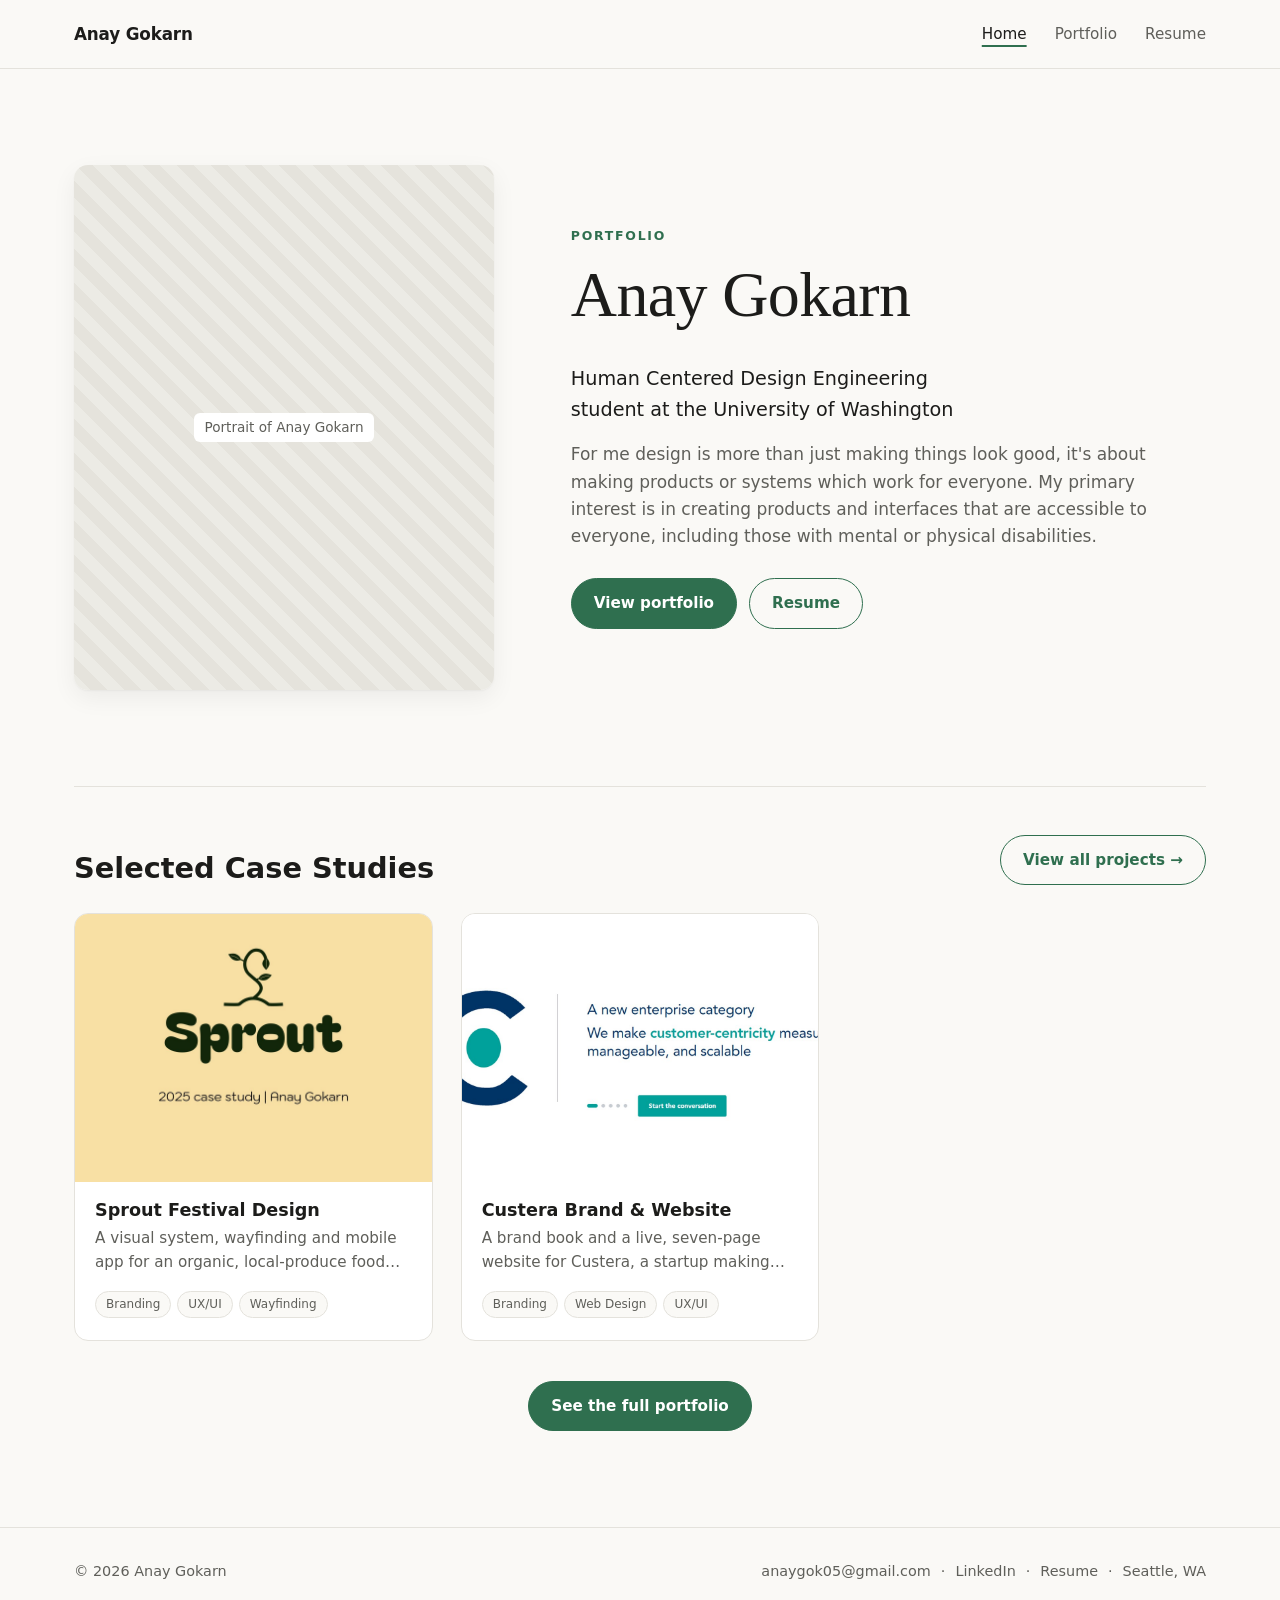
<file: index.html>
<!DOCTYPE html>
<html lang="en">
<head>
  <meta charset="UTF-8">
  <meta name="viewport" content="width=device-width, initial-scale=1.0">
  <title>Anay Gokarn — Design Portfolio</title>
  <meta name="description" content="Design portfolio of Anay Gokarn, Human Centered Design Engineering student at the University of Washington.">
  <link rel="stylesheet" href="css/styles.css">
</head>
<body data-page="home">
  <a class="skip-link" href="#main">Skip to content</a>
  <header class="site-header" id="site-header"></header>

  <main id="main">
    <section class="hero container">
      <div class="hero__photo">
        <img id="hero-photo" src="" alt="">
      </div>
      <div class="hero__text">
        <p class="eyebrow">Portfolio</p>
        <h1 id="hero-name"></h1>
        <p class="hero__tagline" id="hero-tagline"></p>
        <p class="hero__intro" id="hero-intro"></p>
        <div class="hero__actions" id="hero-actions"></div>
      </div>
    </section>

    <section class="highlights container" aria-labelledby="highlights-title">
      <div class="section-head">
        <h2 id="highlights-title"></h2>
        <a class="btn btn--ghost" href="portfolio.html">View all projects →</a>
      </div>
      <div class="card-grid" id="highlights-grid"></div>
      <div class="highlights__cta">
        <a class="btn" href="portfolio.html">See the full portfolio</a>
      </div>
    </section>
  </main>

  <footer class="site-footer" id="site-footer"></footer>

  <script src="data/site.js"></script>
  <script src="data/projects.js"></script>
  <script src="js/main.js"></script>
</body>
</html>
</file>
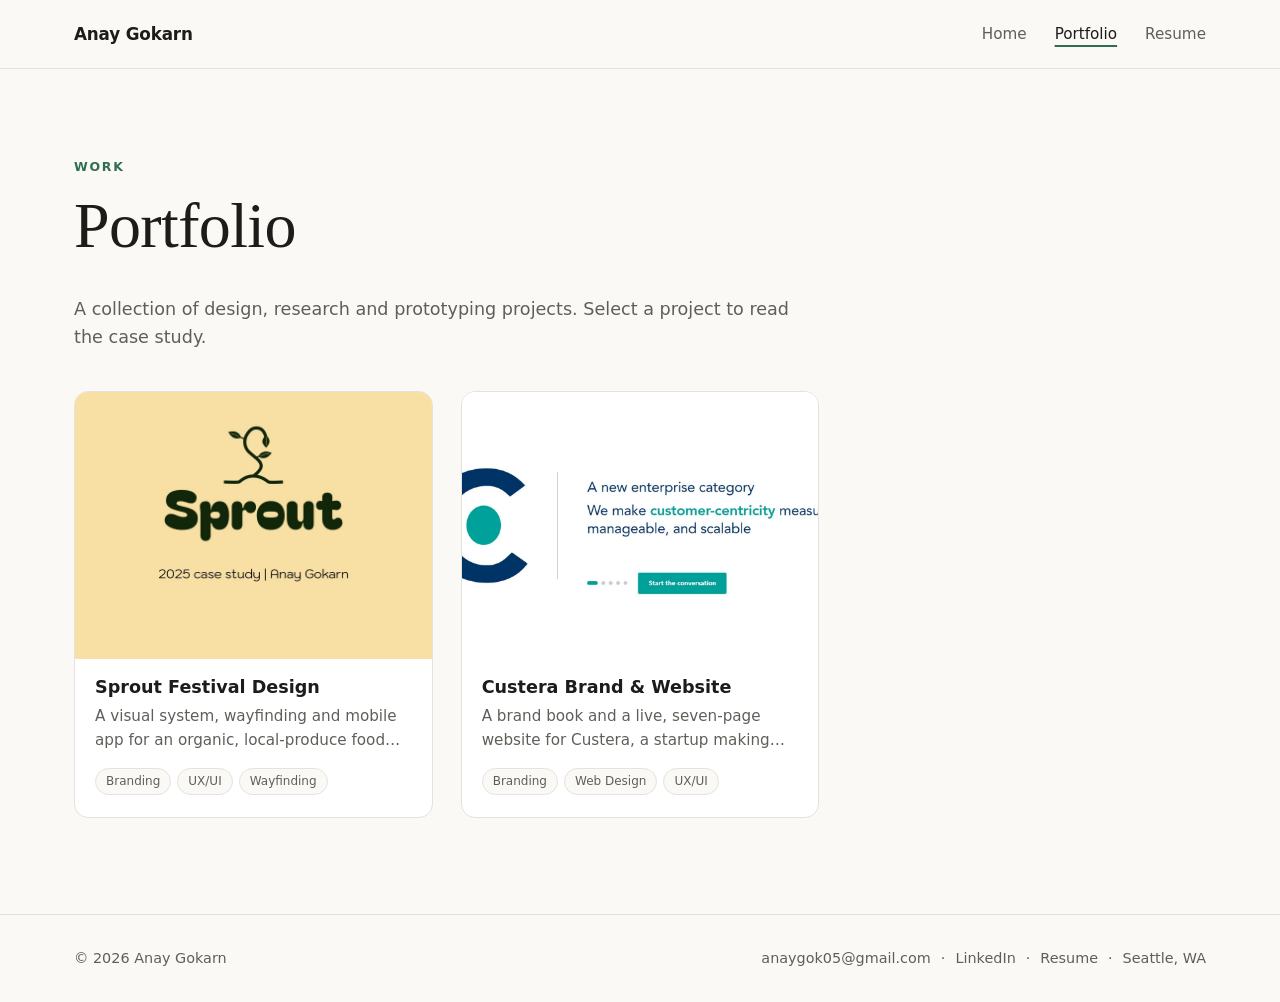
<file: portfolio.html>
<!DOCTYPE html>
<html lang="en">
<head>
  <meta charset="UTF-8">
  <meta name="viewport" content="width=device-width, initial-scale=1.0">
  <title>Portfolio — Anay Gokarn</title>
  <meta name="description" content="Case studies and projects by Anay Gokarn.">
  <link rel="stylesheet" href="css/styles.css">
</head>
<body data-page="portfolio">
  <a class="skip-link" href="#main">Skip to content</a>
  <header class="site-header" id="site-header"></header>

  <main id="main" class="container">
    <section class="page-intro">
      <p class="eyebrow">Work</p>
      <h1>Portfolio</h1>
      <p class="page-intro__lead">A collection of design, research and prototyping projects. Select a project to read the case study.</p>
    </section>

    <div class="card-grid" id="portfolio-grid"></div>
  </main>

  <footer class="site-footer" id="site-footer"></footer>

  <script src="data/site.js"></script>
  <script src="data/projects.js"></script>
  <script src="js/main.js"></script>
</body>
</html>
</file>
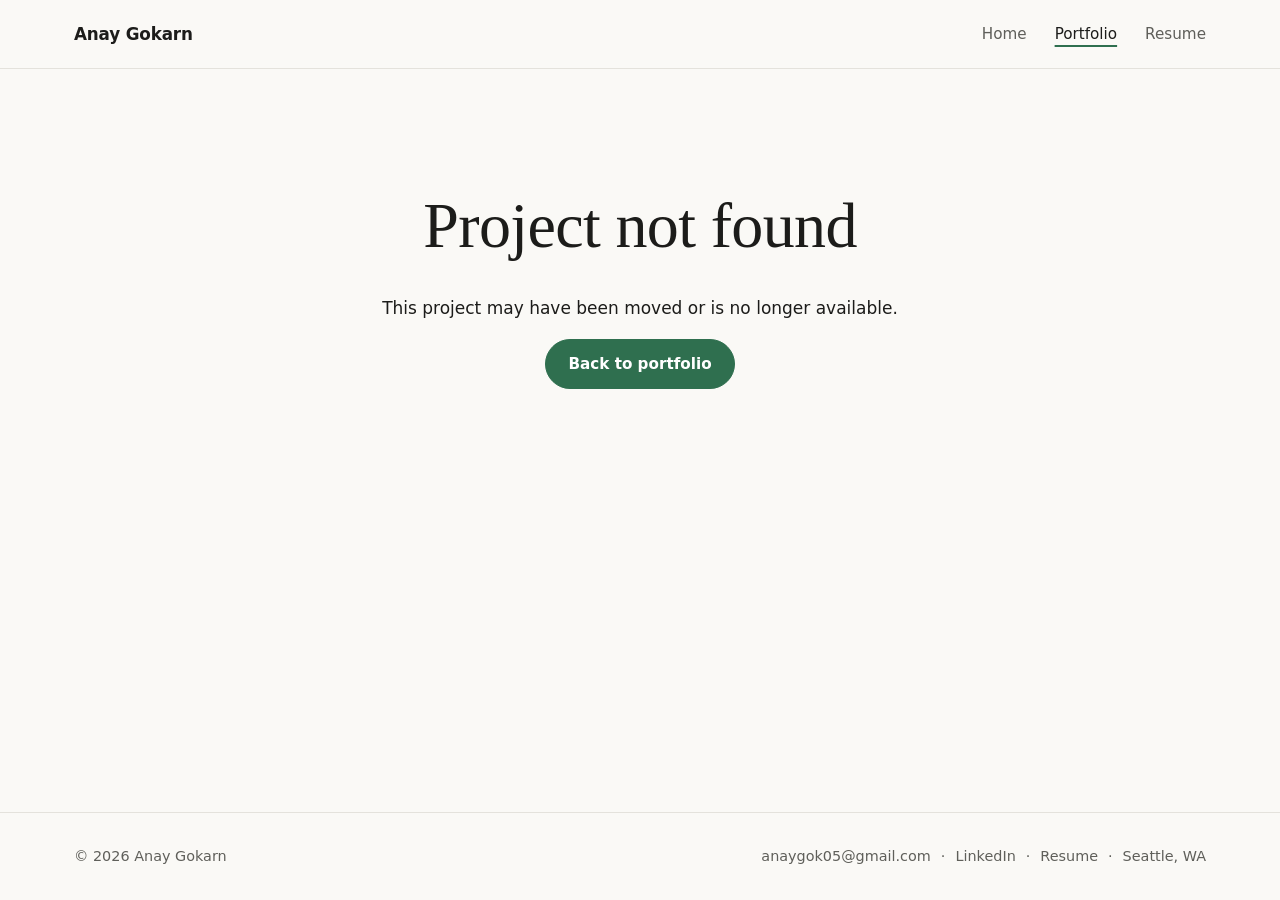
<file: project.html>
<!DOCTYPE html>
<html lang="en">
<head>
  <meta charset="UTF-8">
  <meta name="viewport" content="width=device-width, initial-scale=1.0">
  <title>Case Study — Anay Gokarn</title>
  <link rel="stylesheet" href="css/styles.css">
</head>
<body data-page="project">
  <a class="skip-link" href="#main">Skip to content</a>
  <header class="site-header" id="site-header"></header>

  <!-- Content is generated from data/projects.js using the ?p=<slug> in the URL -->
  <main id="main">
    <article class="case-study" id="case-study"></article>
  </main>

  <footer class="site-footer" id="site-footer"></footer>

  <script src="data/site.js"></script>
  <script src="data/projects.js"></script>
  <script src="js/main.js"></script>
</body>
</html>
</file>
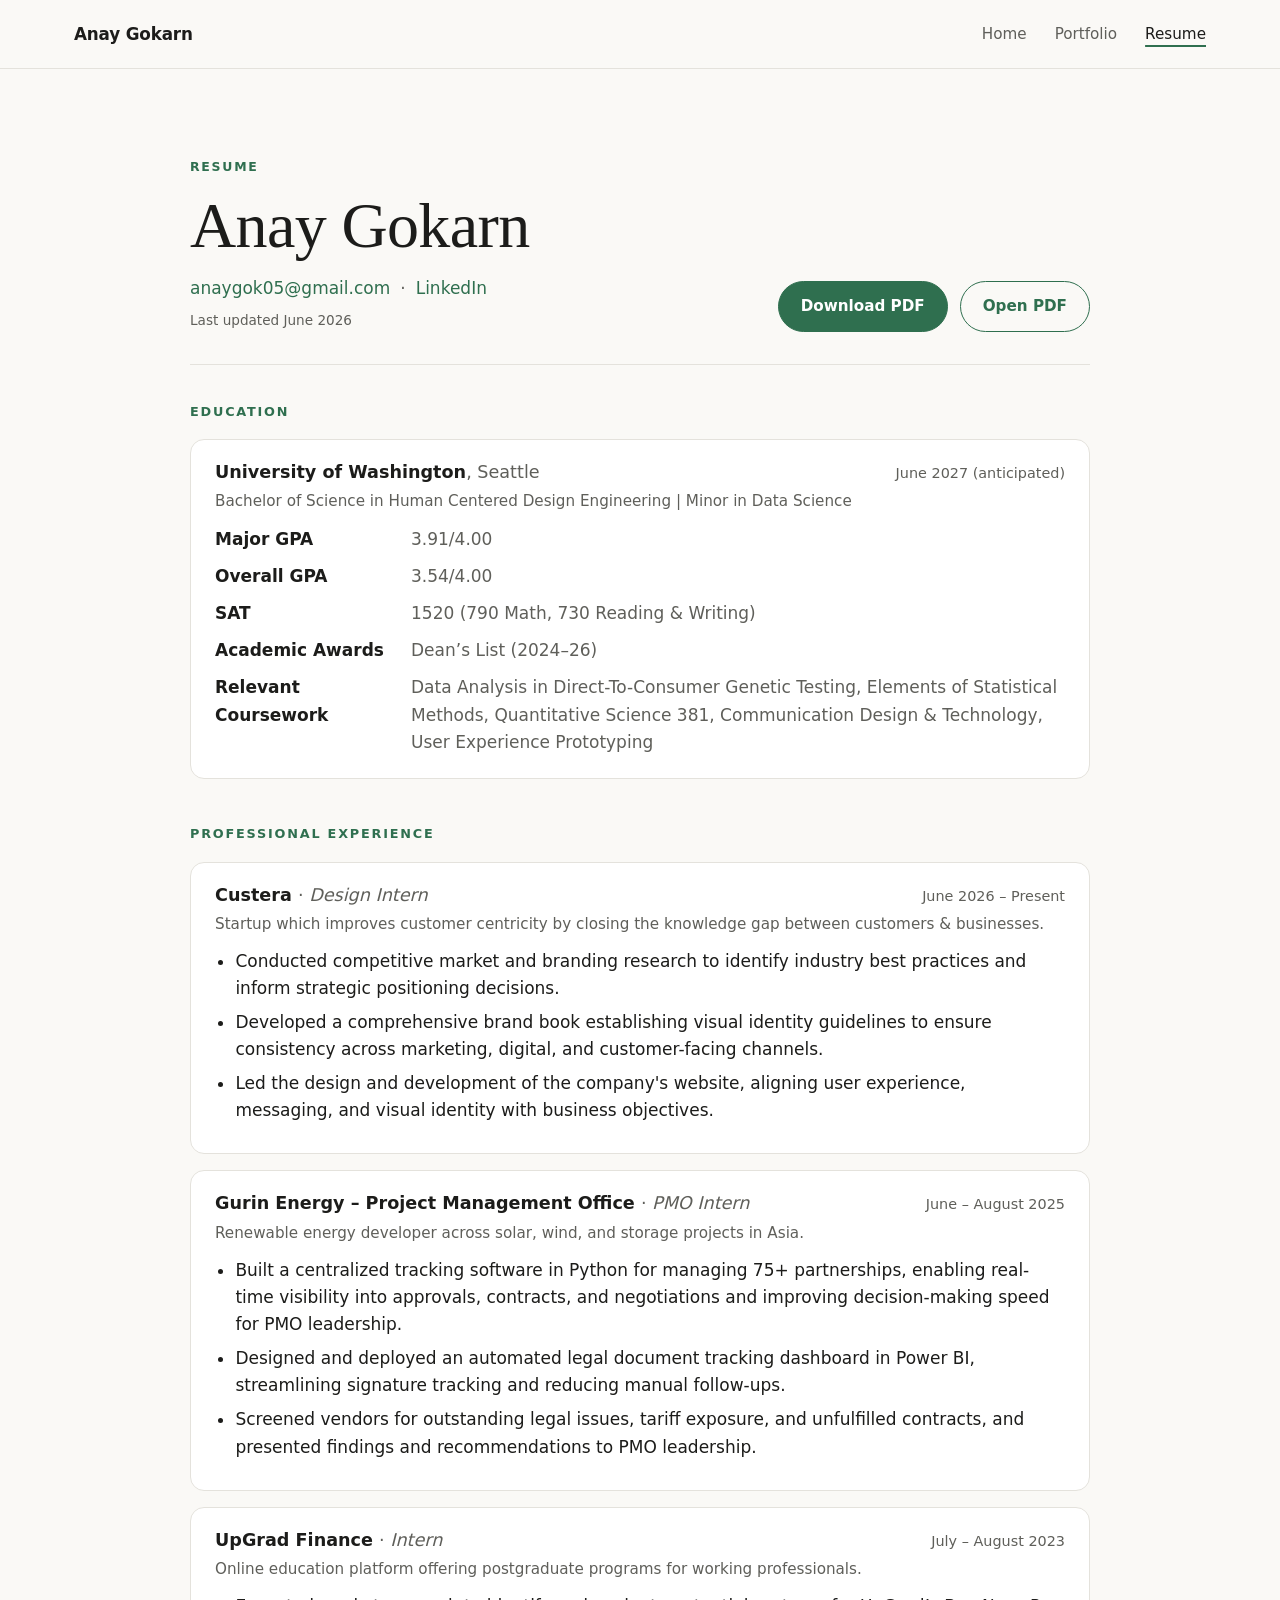
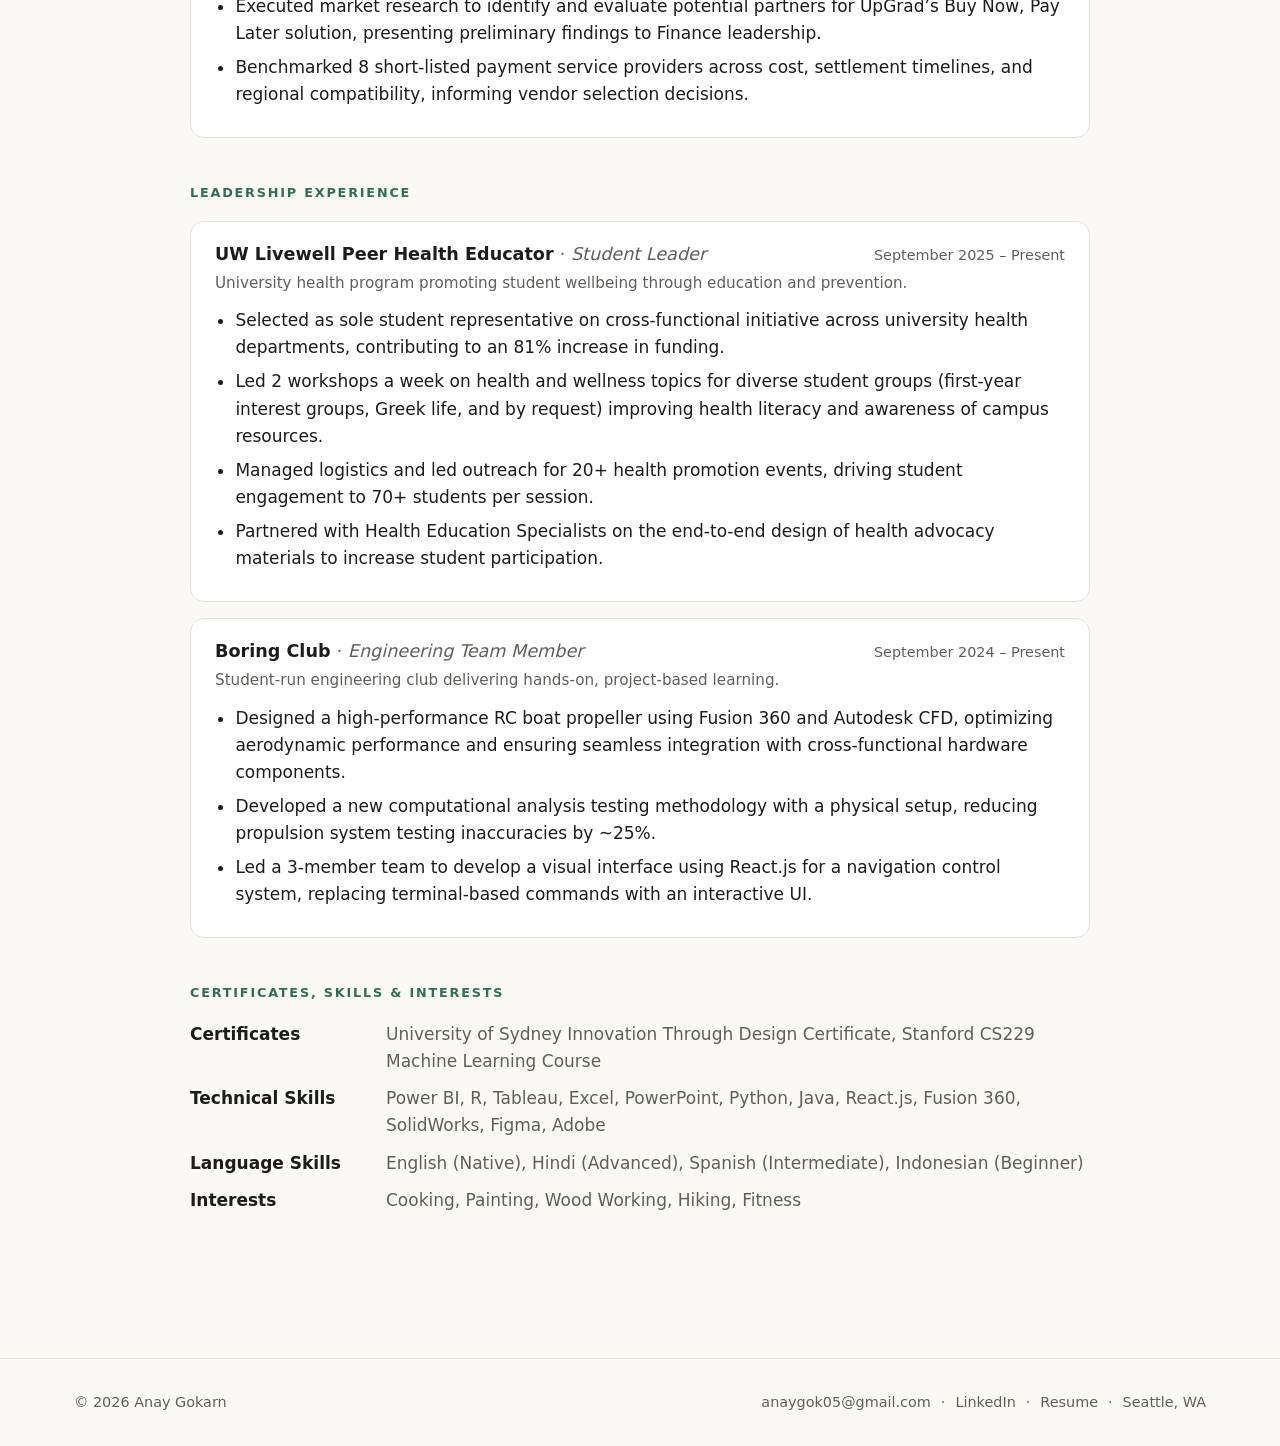
<file: resume.html>
<!DOCTYPE html>
<html lang="en">
<head>
  <meta charset="UTF-8">
  <meta name="viewport" content="width=device-width, initial-scale=1.0">
  <title>Resume — Anay Gokarn</title>
  <meta name="description" content="Resume of Anay Gokarn, Human Centered Design Engineering student at the University of Washington.">
  <link rel="stylesheet" href="css/styles.css">
</head>
<body data-page="resume">
  <a class="skip-link" href="#main">Skip to content</a>
  <header class="site-header" id="site-header"></header>

  <!-- Content is generated from data/resume.js -->
  <main id="main" class="container">
    <div class="resume" id="resume"></div>
  </main>

  <footer class="site-footer" id="site-footer"></footer>

  <script src="data/site.js"></script>
  <script src="data/projects.js"></script>
  <script src="data/resume.js"></script>
  <script src="js/main.js"></script>
</body>
</html>
</file>
<file: css/styles.css>
/* =====================================================================
   styles.css — tweak the variables in :root to restyle the whole site.
   ===================================================================== */

:root {
  --bg: #faf9f6;
  --surface: #ffffff;
  --text: #1c1c1a;
  --muted: #5f5f5a;
  --line: #e4e2dc;
  --accent: #2f6f4f;          /* buttons, links, highlights */
  --accent-ink: #ffffff;
  --placeholder: #ecebe5;

  --font-sans: "Inter", system-ui, -apple-system, "Segoe UI", Roboto, "Helvetica Neue", Arial, sans-serif;
  --font-display: "Georgia", "Times New Roman", serif;

  --radius: 14px;
  --maxw: 1180px;
  --shadow: 0 1px 2px rgba(0,0,0,.04), 0 8px 24px rgba(0,0,0,.06);
}

*, *::before, *::after { box-sizing: border-box; }
html { scroll-behavior: smooth; }
body {
  margin: 0;
  background: var(--bg);
  color: var(--text);
  font-family: var(--font-sans);
  font-size: 17px;
  line-height: 1.6;
  -webkit-font-smoothing: antialiased;
  display: flex;
  flex-direction: column;
  min-height: 100vh;
}
main { flex: 1; }
img { max-width: 100%; display: block; }
a { color: inherit; }
h1, h2, h3 { line-height: 1.15; margin: 0 0 .5em; font-weight: 600; }
h1 { font-family: var(--font-display); font-weight: 400; font-size: clamp(2.4rem, 5vw, 4rem); letter-spacing: -.01em; }
h2 { font-size: clamp(1.4rem, 2.4vw, 1.8rem); }

.container { width: 100%; max-width: var(--maxw); margin: 0 auto; padding: 0 24px; }

.skip-link { position: absolute; left: -999px; top: 8px; background: var(--text); color: var(--bg); padding: 8px 12px; border-radius: 6px; z-index: 100; }
.skip-link:focus { left: 8px; }
:focus-visible { outline: 3px solid var(--accent); outline-offset: 3px; border-radius: 4px; }

.eyebrow { text-transform: uppercase; letter-spacing: .14em; font-size: .78rem; font-weight: 600; color: var(--accent); margin: 0 0 12px; }

/* ---------- buttons ---------- */
.btn {
  display: inline-flex; align-items: center; gap: 8px;
  padding: 12px 22px; border-radius: 999px;
  background: var(--accent); color: var(--accent-ink);
  border: 1.5px solid var(--accent);
  font-weight: 600; font-size: .95rem; text-decoration: none;
  transition: transform .15s ease, background .15s ease, color .15s ease;
}
.btn:hover { transform: translateY(-1px); }
.btn--ghost { background: transparent; color: var(--accent); }
.btn--ghost:hover { background: var(--accent); color: var(--accent-ink); }

/* ---------- header ---------- */
.site-header { position: sticky; top: 0; z-index: 50; background: color-mix(in srgb, var(--bg) 88%, transparent); backdrop-filter: blur(10px); border-bottom: 1px solid var(--line); }
.site-header__inner { display: flex; align-items: center; justify-content: space-between; height: 68px; }
.logo { font-weight: 700; text-decoration: none; font-size: 1.05rem; letter-spacing: -.01em; }
.site-nav { display: flex; gap: 28px; }
.site-nav a { text-decoration: none; color: var(--muted); font-size: .95rem; font-weight: 500; }
.site-nav a:hover, .site-nav a[aria-current="page"] { color: var(--text); }
.site-nav a[aria-current="page"] { text-decoration: underline; text-underline-offset: 6px; text-decoration-thickness: 2px; text-decoration-color: var(--accent); }
.nav-toggle { display: none; background: none; border: 0; width: 40px; height: 40px; cursor: pointer; padding: 10px; }
.nav-toggle span { display: block; height: 2px; background: var(--text); margin: 5px 0; transition: transform .2s; }

@media (max-width: 720px) {
  .nav-toggle { display: block; }
  .site-nav { display: none; position: absolute; top: 68px; left: 0; right: 0; flex-direction: column; gap: 0; background: var(--bg); border-bottom: 1px solid var(--line); padding: 8px 24px 16px; }
  .site-nav a { padding: 10px 0; }
  .site-header.is-open .site-nav { display: flex; }
  .site-header.is-open .nav-toggle span:first-child { transform: translateY(3.5px) rotate(45deg); }
  .site-header.is-open .nav-toggle span:last-child { transform: translateY(-3.5px) rotate(-45deg); }
}

/* ---------- hero (home) ---------- */
.hero { display: grid; grid-template-columns: minmax(240px, 420px) 1fr; gap: clamp(32px, 6vw, 80px); align-items: center; padding-top: clamp(48px, 8vw, 96px); padding-bottom: clamp(48px, 8vw, 96px); }
.hero__photo img, .hero__photo .img-placeholder { width: 100%; aspect-ratio: 4 / 5; object-fit: cover; border-radius: var(--radius); box-shadow: var(--shadow); }
.hero__tagline { font-size: 1.2rem; color: var(--text); margin: 0 0 16px; max-width: 34ch; }
.hero__intro { color: var(--muted); max-width: 56ch; margin: 0 0 28px; }
.hero__actions { display: flex; gap: 12px; flex-wrap: wrap; }
@media (max-width: 800px) {
  .hero { grid-template-columns: 1fr; }
  .hero__photo { max-width: 320px; }
}

/* ---------- highlights ---------- */
.highlights { padding-bottom: 96px; }
.section-head { display: flex; align-items: end; justify-content: space-between; gap: 16px; margin-bottom: 28px; border-top: 1px solid var(--line); padding-top: 48px; }
.section-head h2 { margin: 0; }
.highlights__cta { text-align: center; margin-top: 40px; }

/* ---------- portfolio page ---------- */
.page-intro { padding: clamp(48px, 7vw, 88px) 0 40px; max-width: 720px; }
.page-intro__lead { color: var(--muted); font-size: 1.1rem; margin: 0; }
#portfolio-grid { padding-bottom: 96px; }

/* ---------- card grid: 3 across, scrolls vertically ---------- */
.card-grid { display: grid; grid-template-columns: repeat(3, minmax(0, 1fr)); gap: 28px; }
@media (max-width: 960px) { .card-grid { grid-template-columns: repeat(2, minmax(0, 1fr)); } }
@media (max-width: 600px) { .card-grid { grid-template-columns: 1fr; } }

.card { display: flex; flex-direction: column; background: var(--surface); border: 1px solid var(--line); border-radius: var(--radius); overflow: hidden; text-decoration: none; transition: transform .2s ease, box-shadow .2s ease; }
.card:hover { transform: translateY(-4px); box-shadow: var(--shadow); }
.card__media { aspect-ratio: 4 / 3; overflow: hidden; background: var(--placeholder); }
.card__img { width: 100%; height: 100%; object-fit: cover; transition: transform .4s ease; }
.card:hover .card__img { transform: scale(1.04); }
.card__body { padding: 18px 20px 22px; display: flex; flex-direction: column; gap: 6px; flex: 1; }
.card__title { font-size: 1.1rem; margin: 0; }
.card__summary { color: var(--muted); font-size: .95rem; margin: 0; display: -webkit-box; -webkit-line-clamp: 2; -webkit-box-orient: vertical; overflow: hidden; }
.tags { list-style: none; padding: 0; margin: 10px 0 0; display: flex; flex-wrap: wrap; gap: 6px; }
.tags li { font-size: .75rem; padding: 3px 10px; border-radius: 999px; background: var(--bg); border: 1px solid var(--line); color: var(--muted); }
.empty { color: var(--muted); }

.img-placeholder { width: 100%; height: 100%; min-height: 160px; display: flex; align-items: center; justify-content: center; background: repeating-linear-gradient(45deg, var(--placeholder), var(--placeholder) 12px, #e5e3dc 12px, #e5e3dc 24px); color: var(--muted); font-size: .85rem; text-align: center; padding: 16px; }
.img-placeholder span { background: var(--surface); padding: 4px 10px; border-radius: 6px; }

/* ---------- case study ---------- */
.preview-banner { background: #fff4d6; color: #6b4e00; text-align: center; padding: 10px; font-size: .9rem; font-weight: 600; }
.cs-hero { padding-top: clamp(40px, 6vw, 72px); padding-bottom: 32px; }
.back-link { display: inline-block; color: var(--muted); text-decoration: none; font-size: .9rem; margin-bottom: 24px; }
.back-link:hover { color: var(--text); }
.cs-lead { font-size: 1.25rem; color: var(--muted); max-width: 60ch; margin: 0 0 32px; }
.cs-facts { display: grid; grid-template-columns: repeat(auto-fit, minmax(160px, 1fr)); gap: 20px; margin: 0; padding: 24px 0; border-top: 1px solid var(--line); border-bottom: 1px solid var(--line); }
.cs-facts dt { font-size: .75rem; text-transform: uppercase; letter-spacing: .12em; color: var(--muted); font-weight: 600; }
.cs-facts dd { margin: 4px 0 0; font-weight: 500; }

.cs-cover { margin-bottom: 64px; }
.cs-cover__img, .cs-cover .img-placeholder { width: 100%; max-height: 640px; aspect-ratio: 16 / 9; object-fit: cover; border-radius: var(--radius); }

.cs-body { max-width: 820px; padding-bottom: 64px; }
.cs-section { margin-bottom: 56px; }
.cs-section--media.is-wide { max-width: var(--maxw); }
.cs-prose p { margin: 0 0 1em; }
.cs-prose a { color: var(--accent); }
.cs-figure { margin: 0; }
.cs-img { display: block; width: auto; max-width: 100%; max-height: 85vh; margin: 0 auto; border-radius: var(--radius); border: 1px solid var(--line); }
.cs-gallery .cs-img { max-height: 70vh; }
.cs-img.is-outlined { outline: 3px solid var(--text); outline-offset: -3px; } /* drawn inside, so sizes stay equal to un-outlined siblings */
.cs-gallery.has-cols { grid-template-columns: repeat(var(--cols), minmax(0, 1fr)); gap: 16px; }
/* Row layout: items share one row, widths proportional to each image's `grow` value (keeps equal heights) */
.cs-gallery.is-row { display: flex; gap: 12px; align-items: flex-start; }
.cs-gallery.is-row .cs-figure { flex: 1 1 0; min-width: 0; }
.cs-gallery.is-row .cs-img { width: 100%; max-height: none; }
@media (max-width: 600px) { .cs-gallery.is-row { overflow-x: auto; padding-bottom: 8px; } .cs-gallery.is-row .cs-figure { min-width: 110px; } }
@media (max-width: 600px) { .cs-gallery.has-cols { grid-template-columns: repeat(2, minmax(0, 1fr)); } }
/* Interactive UI demo (uiDemo section) */
.ui-demo { border-radius: var(--radius); padding: clamp(18px, 3.5vw, 32px); font-family: var(--ui-font, inherit); }
.ui-demo__intro { margin: 0 0 16px; font-family: var(--font-sans); font-size: .95rem; opacity: .9; }
.ui-demo__stage { display: grid; grid-template-columns: 1fr 1fr; gap: 20px 28px; padding: clamp(18px, 3vw, 28px); align-items: start; }
.ui-demo__buttons { display: grid; gap: 14px; }
.ui-btn { font: inherit; font-size: 1rem; height: 51px; border-radius: 30px; border: 4px solid var(--b-bg); background: var(--b-bg);
  color: var(--b-fg); cursor: pointer; padding: 0 24px; transition: background-color .12s ease, border-color .12s ease; }
.ui-btn:hover { background: var(--b-hover); border-color: var(--b-hover); }
.ui-btn:focus-visible { outline: none; border-color: var(--b-focus); }
.ui-btn:hover:focus-visible { border-color: var(--b-focus); }
.ui-btn.is-dwell { background: var(--b-bg); border-color: var(--b-focus); } /* hovered ≥ 1s → Focused state */
.ui-btn:active { background: var(--b-active); border-color: var(--b-active); }
.ui-field__label { display: block; margin: 0 0 8px; font-size: 1rem; }
.ui-input { width: 100%; font: inherit; font-size: 1rem; height: 51px; border-radius: 30px; padding: 0 22px;
  background: var(--f-bg); color: var(--f-fg); border: 4px solid var(--f-border); caret-color: var(--f-caret); outline: none;
  transition: background-color .12s ease, border-color .12s ease; }
.ui-input::placeholder { color: var(--f-fg); opacity: .75; }
.ui-input:hover:not(:focus) { background: var(--f-hover); }
.ui-input:focus { background: var(--f-bg); }
.ui-input.is-invalid { border-color: var(--f-error); }
.ui-field__error { margin: 6px 0 0 22px; min-height: 1.2em; font-size: .85rem; color: var(--f-error-text); }
.ui-demo__status { margin: 12px 0 0; min-height: 1.4em; font-family: var(--font-sans); font-size: .88rem; opacity: .85; }
@media (max-width: 640px) { .ui-demo__stage { grid-template-columns: 1fr; } }
@media (prefers-reduced-motion: reduce) { .ui-btn, .ui-input { transition: none; } }

/* Image key / legend, attached to the bottom of the image */
.has-legend .cs-img { width: 100%; border-bottom-left-radius: 0; border-bottom-right-radius: 0; border-bottom: 0; }
.cs-legend { list-style: none; margin: 0; padding: 14px 20px; display: flex; flex-wrap: wrap; gap: 10px 22px;
  border: 1px solid var(--line); border-top: 0; border-radius: 0 0 var(--radius) var(--radius); font-size: .88rem; }
.cs-legend li { display: flex; align-items: center; gap: 8px; }
.cs-legend__mark { flex: none; display: inline-block; width: 18px; height: 18px; border: 1.5px solid #fff; }
.cs-legend__mark--circle { border-radius: 50%; width: 20px; height: 20px; }
.cs-legend__mark--dot { border-radius: 50%; width: 14px; height: 14px; }
.cs-legend__mark--rect { border-radius: 2px; width: 22px; height: 14px; }
.cs-legend__mark--pill { border-radius: 999px; width: 26px; height: 14px; }
.cs-legend__mark--diamond { width: 14px; height: 14px; border-radius: 2px; transform: rotate(45deg); margin: 0 3px; }
.cs-figure figcaption { font-size: .88rem; color: var(--muted); margin-top: 10px; }
.cs-gallery { display: grid; grid-template-columns: repeat(auto-fit, minmax(240px, 1fr)); gap: 20px; }
.cs-list { padding-left: 1.2em; margin: 0; }
.cs-list li { margin-bottom: .5em; }
.cs-quote { margin: 0; padding: 8px 0 8px 24px; border-left: 3px solid var(--accent); }
.cs-quote p { font-family: var(--font-display); font-size: 1.5rem; line-height: 1.4; margin: 0 0 8px; }
.cs-quote cite { color: var(--muted); font-style: normal; font-size: .9rem; }
/* Wordmark / type specimen callouts */
@font-face { font-family: "Kirome"; src: url("../assets/fonts/Kirome.woff") format("woff"); font-display: swap; }
.wm-panel { margin: 0; padding: clamp(20px, 4vw, 40px); border-radius: var(--radius); display: grid; gap: 28px; }
.wm-label { font-family: var(--wm-label-font, inherit); font-weight: 400; font-size: 1.1rem; margin: 0 0 12px; }
.wm-box { text-align: center; }
.wm-box.has-box { border-radius: 22px; padding: clamp(16px, 3vw, 28px) clamp(16px, 3vw, 32px); }
.wm-line { margin: 0; line-height: 1.15; overflow-wrap: anywhere; }
.wm-line + .wm-line { margin-top: .15em; }
.wm-line--xl { font-size: clamp(3.5rem, 11vw, 7.5rem); line-height: 1.05; }
.wm-line--lg { font-size: clamp(2.4rem, 7vw, 4.75rem); }
.wm-line--md { font-size: clamp(2rem, 5.6vw, 3.75rem); }
.wm-line--type { font-size: clamp(1.5rem, 3.6vw, 2.4rem); line-height: 1.35; word-spacing: .12em; overflow-wrap: normal; }
.wm-line--sm { font-size: clamp(1.1rem, 2.6vw, 1.6rem); }
.pal-panel { font-weight: 500; }
.pal-row { display: grid; grid-template-columns: repeat(3, minmax(0, 1fr)); gap: 16px; }
.pal-chip { height: 72px; border: 3px solid #000; }
.pal-name { margin: 10px 0 0; font-size: .95rem; line-height: 1.3; }
.pal-hex { margin: 2px 0 0; font-size: .85rem; letter-spacing: .04em; opacity: .85; }
.pal-samples { display: grid; grid-template-columns: repeat(auto-fit, minmax(200px, 1fr)); gap: 16px; }
.pal-sample { border: 3px solid #000; min-height: 110px; display: flex; align-items: center; justify-content: center; text-align: center; padding: 16px; font-size: 1.05rem; }
@media (max-width: 520px) { .pal-row { grid-template-columns: repeat(2, minmax(0, 1fr)); } }
.wm-panel figcaption { font-size: .85rem; opacity: .75; margin-top: -8px; }

.sr-only { position: absolute; width: 1px; height: 1px; overflow: hidden; clip: rect(0 0 0 0); white-space: nowrap; }
.cs-table-wrap { overflow-x: auto; border: 1px solid var(--line); border-radius: var(--radius); background: var(--surface); }
.cs-table { width: 100%; min-width: 720px; table-layout: fixed; border-collapse: collapse; font-size: .92rem; line-height: 1.45; }
.cs-table caption { caption-side: bottom; text-align: left; padding: 12px 16px; color: var(--muted); font-size: .85rem; border-top: 1px solid var(--line); }
.cs-table th, .cs-table td { padding: 14px 16px; text-align: left; vertical-align: top; border-bottom: 1px solid var(--line); }
.cs-table tbody tr:last-child th, .cs-table tbody tr:last-child td { border-bottom: 0; }
.cs-table thead th { font-size: .95rem; font-weight: 700; background: var(--bg); }
.cs-table tbody th { font-size: .75rem; text-transform: uppercase; letter-spacing: .1em; color: var(--muted); font-weight: 600; }
.cs-table thead th:first-child { width: 150px; }
.cs-table td { color: var(--text); }
.cs-table__hint { display: block; margin-top: 4px; text-transform: none; letter-spacing: 0; font-weight: 400; font-size: .78rem; line-height: 1.35; }
.cs-table .is-hl { background: color-mix(in srgb, var(--accent) 9%, var(--surface)); }
.cs-table thead .is-hl { background: var(--accent); color: var(--accent-ink); }
.cs-stats { display: grid; grid-template-columns: repeat(auto-fit, minmax(160px, 1fr)); gap: 20px; }
.cs-stat { background: var(--surface); border: 1px solid var(--line); border-radius: var(--radius); padding: 20px; }
.cs-stat strong { display: block; font-size: clamp(1.4rem, 2.2vw, 1.65rem); line-height: 1.2; margin-bottom: 6px; font-family: var(--font-display); font-weight: 400; color: var(--accent); }
.cs-stat span { color: var(--muted); font-size: .9rem; }

.cs-pager { display: grid; grid-template-columns: 1fr 1fr; gap: 20px; padding-bottom: 96px; }
.cs-pager a { display: block; padding: 24px; border: 1px solid var(--line); border-radius: var(--radius); text-decoration: none; background: var(--surface); font-weight: 600; transition: border-color .2s; }
.cs-pager a:hover { border-color: var(--accent); }
.cs-pager a span { display: block; font-size: .75rem; text-transform: uppercase; letter-spacing: .12em; color: var(--muted); font-weight: 600; margin-bottom: 6px; }
.cs-pager .is-next { text-align: right; }
@media (max-width: 600px) { .cs-pager { grid-template-columns: 1fr; } .cs-pager .is-next { text-align: left; } }

.not-found { padding: 120px 24px; text-align: center; }

/* ---------- per-project theme (case-study content only; header/footer keep the site style) ---------- */
main.is-themed { background: var(--bg); color: var(--text); font-family: var(--font-sans); font-weight: 500; }
main.is-themed h1, main.is-themed h2, main.is-themed h3 { font-family: var(--font-display); font-weight: var(--display-weight, 400); letter-spacing: 0; }
main.is-themed .cs-hero h1 { font-size: clamp(2.6rem, 6vw, 4.4rem); }
main.is-themed .eyebrow, main.is-themed .cs-pager a span { font-family: var(--font-sans); font-weight: 700; }
main.is-themed .cs-stat strong { font-family: var(--font-display); font-weight: var(--display-weight, 400); }
main.is-themed .cs-pager a { font-family: var(--font-display); font-weight: var(--display-weight, 400); }
main.is-themed .cs-facts { border-color: var(--line); }
main.is-themed .cs-facts dt,
main.is-themed .cs-table tbody th { font-family: var(--font-display); font-weight: var(--display-weight, 400); font-size: .9rem; letter-spacing: .06em; color: var(--text); }
main.is-themed .cs-table__hint { font-family: var(--font-sans); font-weight: 500; letter-spacing: 0; color: var(--muted); }
main.is-themed .cs-quote p { font-family: var(--font-display); }
main.is-themed .cs-table thead th { font-family: var(--font-display); font-weight: var(--display-weight, 400); }
main.is-themed .cs-table thead th:not(.is-hl) { background: transparent; } /* header row matches the table body; highlighted column keeps its colour */
main.is-themed .wm-panel, main.is-themed .ui-demo { border: 3px solid var(--text); }
main.is-themed .cs-cover__img { border: 3px solid var(--text); }
main.is-themed ::selection { background: var(--accent); color: var(--accent-ink); }

/* ---------- resume ---------- */
.resume { max-width: 900px; margin: 0 auto; padding-bottom: 96px; }
.rs-hero { display: flex; justify-content: space-between; align-items: flex-end; gap: 24px; flex-wrap: wrap; padding: clamp(48px, 7vw, 88px) 0 32px; border-bottom: 1px solid var(--line); margin-bottom: 40px; }
.rs-hero h1 { margin-bottom: 12px; }
.rs-contact { margin: 0; color: var(--muted); }
.rs-contact a { color: var(--accent); text-decoration: none; }
.rs-contact a:hover { text-decoration: underline; }
.rs-updated { margin: 8px 0 0; font-size: .85rem; }
.rs-actions { display: flex; gap: 12px; flex-wrap: wrap; }
.rs-section { margin-bottom: 48px; }
.rs-section > h2 { font-size: .8rem; text-transform: uppercase; letter-spacing: .14em; color: var(--accent); margin-bottom: 20px; }
.rs-entry { background: var(--surface); border: 1px solid var(--line); border-radius: var(--radius); padding: 22px 24px; margin-bottom: 16px; }
.rs-entry__head { display: flex; justify-content: space-between; align-items: baseline; gap: 16px; flex-wrap: wrap; }
.rs-entry__head h3 { font-size: 1.1rem; margin: 0; }
.rs-role { font-weight: 400; font-style: italic; color: var(--muted); }
.rs-role::before { content: "· "; font-style: normal; }
.rs-date { color: var(--muted); font-size: .9rem; white-space: nowrap; }
.rs-sub { margin: 4px 0 12px; color: var(--muted); font-size: .95rem; }
.rs-muted { color: var(--muted); font-weight: 400; }
.rs-bullets { margin: 0; padding-left: 1.2em; }
.rs-bullets li { margin-bottom: .4em; }
.rs-kv { margin: 0; display: grid; gap: 10px; }
.rs-kv > div { display: grid; grid-template-columns: 180px 1fr; gap: 16px; }
.rs-kv dt { font-weight: 600; }
.rs-kv dd { margin: 0; color: var(--muted); }
@media (max-width: 600px) { .rs-kv > div { grid-template-columns: 1fr; gap: 2px; } }

@media print {
  .site-header, .site-footer, .rs-actions, .skip-link { display: none !important; }
  body { background: #fff; font-size: 12px; }
  .rs-entry { border: 0; padding: 0 0 10px; }
}

/* ---------- footer ---------- */
.site-footer { border-top: 1px solid var(--line); padding: 32px 0; color: var(--muted); font-size: .9rem; }
.site-footer__inner { display: flex; justify-content: space-between; flex-wrap: wrap; gap: 12px; }
.site-footer p { margin: 0; }
.site-footer a { text-decoration: none; }
.site-footer a:hover { color: var(--text); }
.dot { margin: 0 10px; }

@media (prefers-reduced-motion: reduce) {
  *, *::before, *::after { transition: none !important; scroll-behavior: auto !important; }
}
</file>
